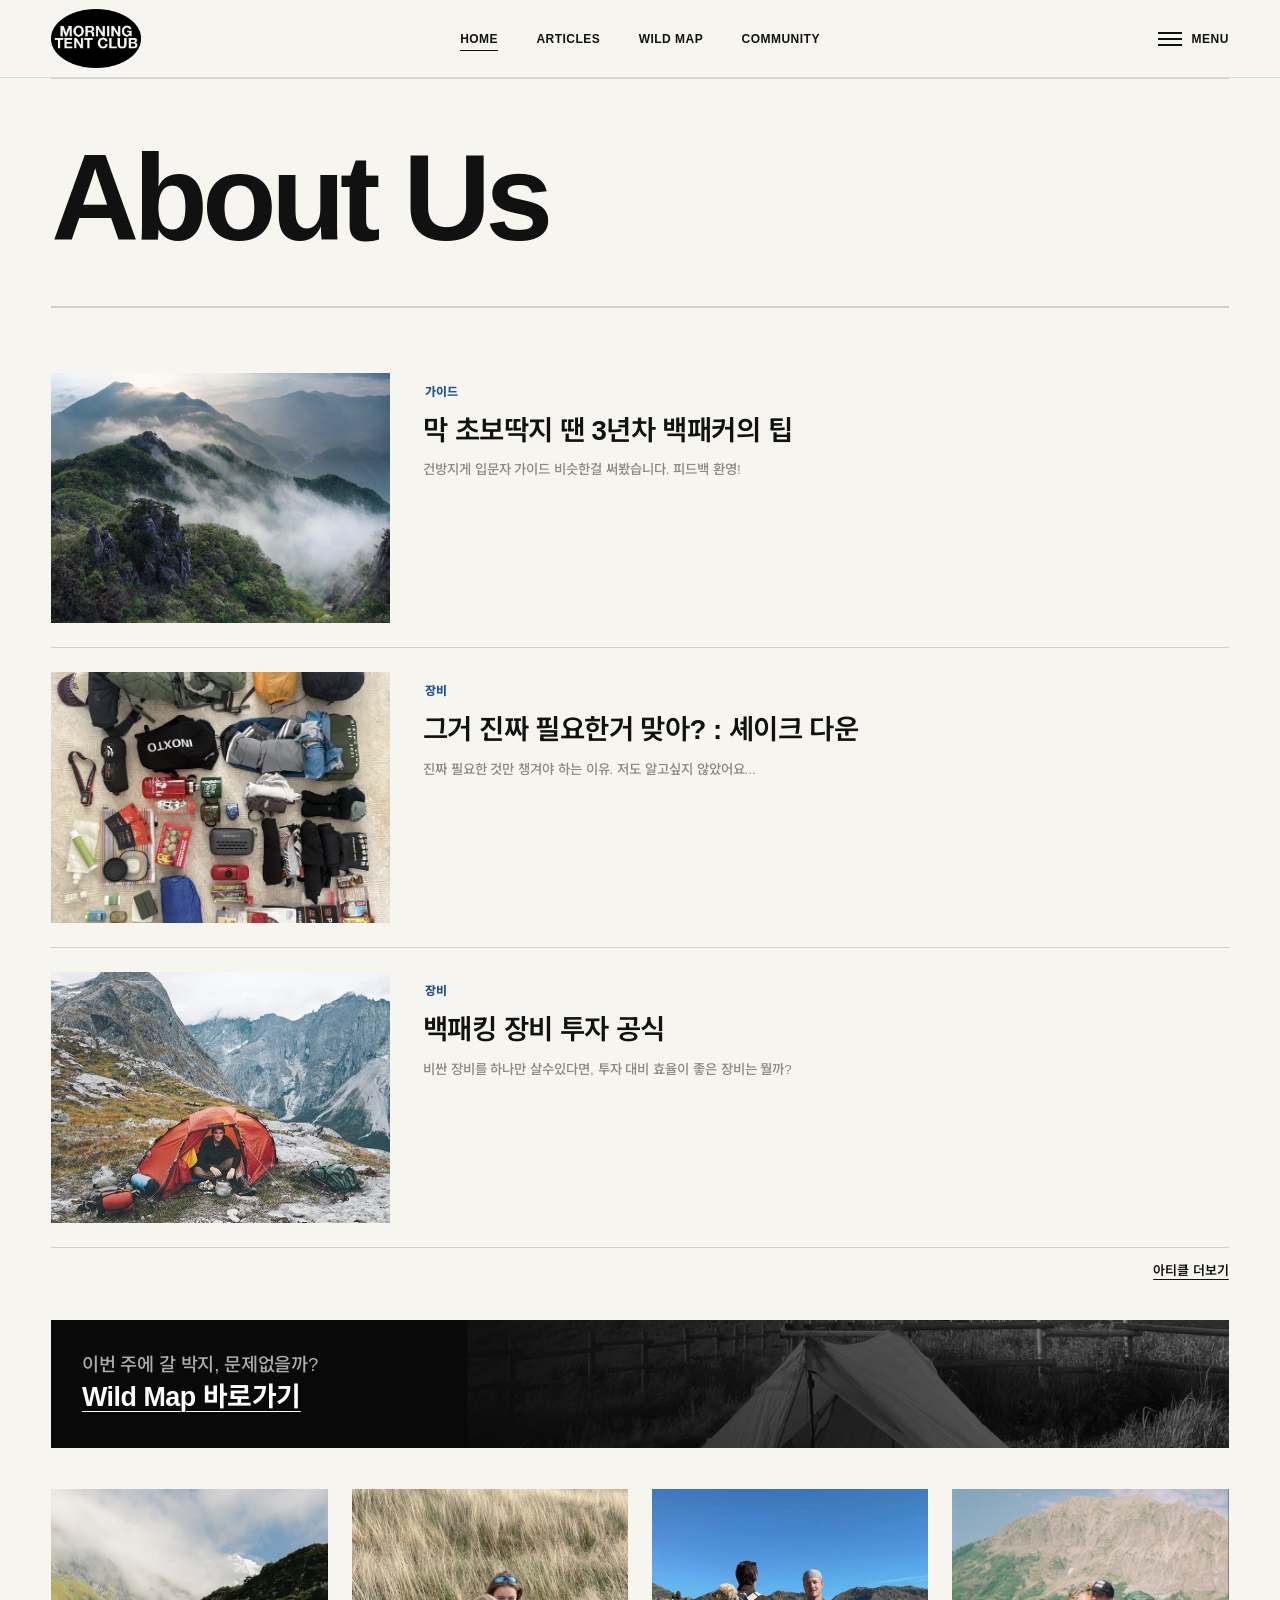
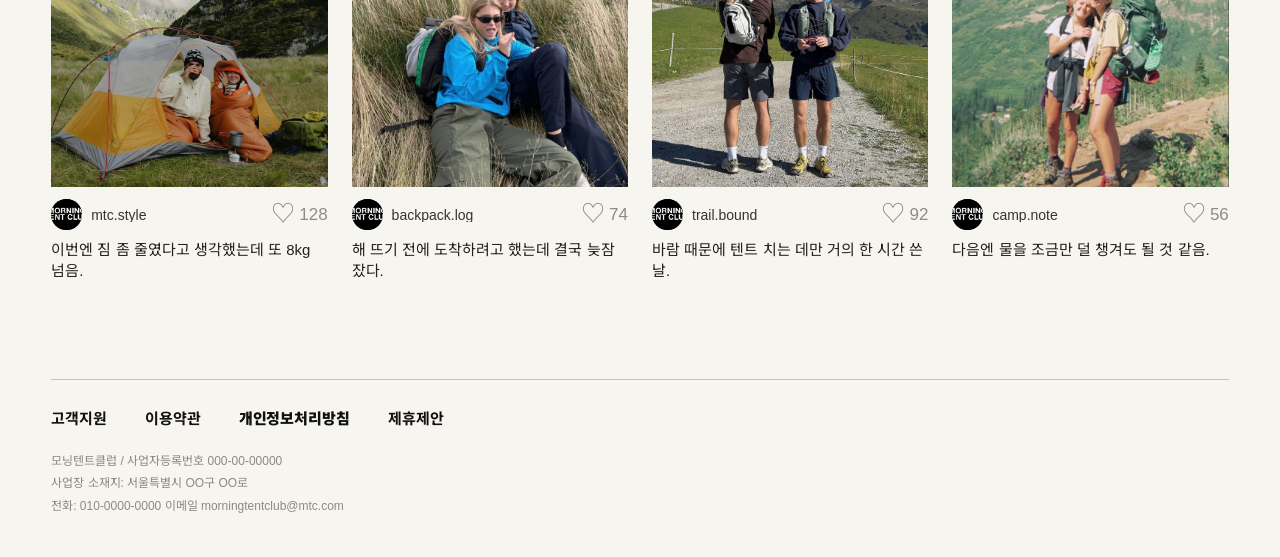
<file: index.html>
<!DOCTYPE html>
<html lang="ko">
<head>
  <meta charset="UTF-8" />
  <meta name="viewport" content="width=device-width, initial-scale=1.0" />
  <meta http-equiv="refresh" content="0; url=MTC_home_sample/index.html" />
  <title>Morning Tent Club</title>
  <script>
    window.location.replace("MTC_home_sample/index.html");
  </script>
</head>
<body>
  <a href="MTC_home_sample/index.html">Morning Tent Club</a>
</body>
</html>
</file>
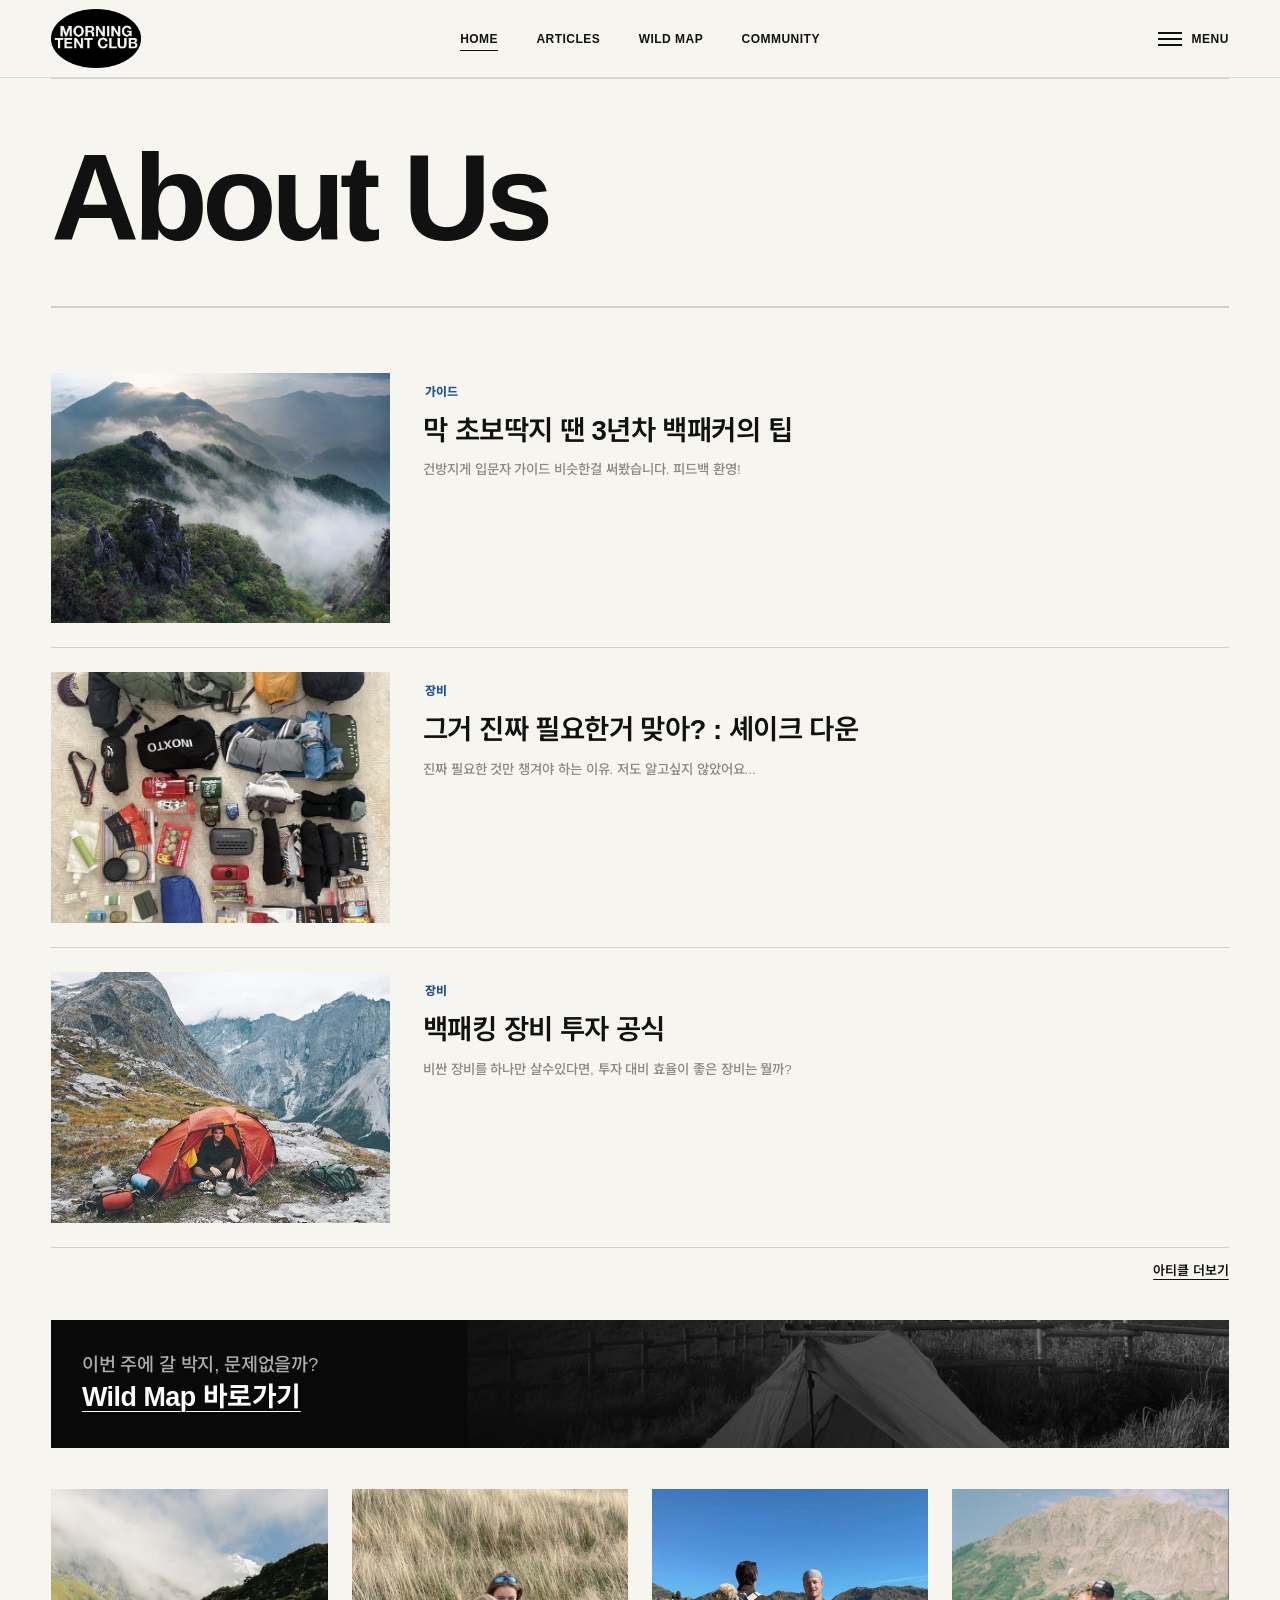
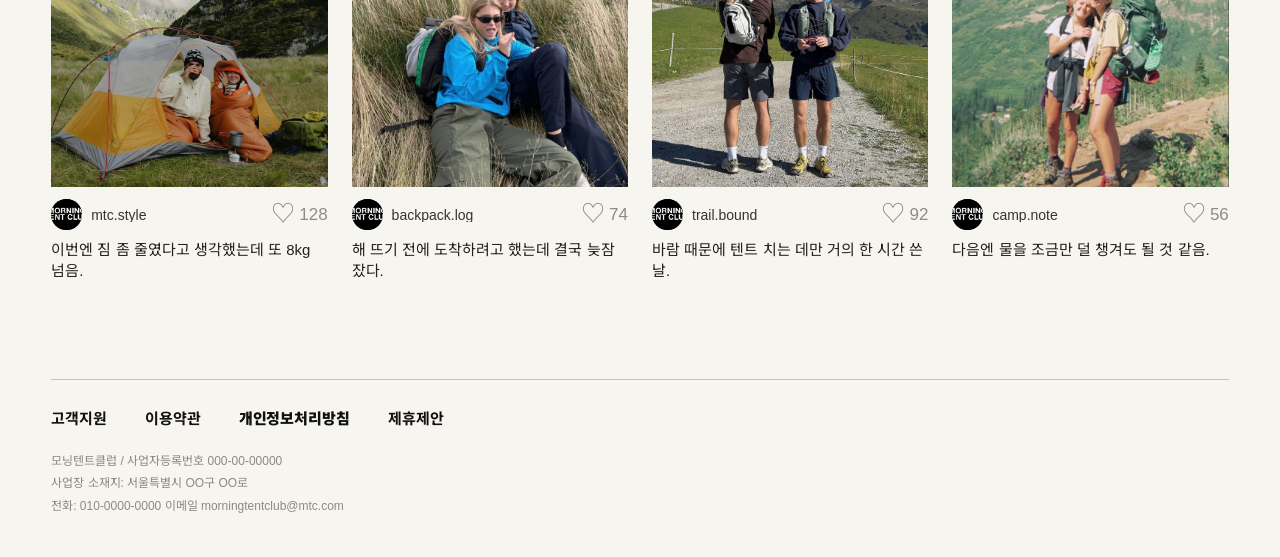
<file: MTC_home_sample/index.html>
<!DOCTYPE html>
<html lang="ko">
<head>
  <meta charset="UTF-8" />
  <meta name="viewport" content="width=device-width, initial-scale=1.0" />
  <title>MTC | 지속 가능한 백패킹 커뮤니티</title>
  <link rel="preconnect" href="https://fonts.googleapis.com" />
  <link rel="preconnect" href="https://fonts.gstatic.com" crossorigin />
  <link href="https://fonts.googleapis.com/css2?family=Noto+Sans+KR:wght@400;500;600;700;800;900&display=swap" rel="stylesheet" />
  <link rel="stylesheet" href="styles.css?v=75" />
</head>
<body>
  <header class="site-header">
    <a class="brand" href="index.html" aria-label="MTC 홈">
      <img class="brand-logo brand-logo-en" src="logo_0612/모닝텐트클럽_영문 로고.png" alt="Morning Tent Club" />
      <img class="brand-logo brand-logo-ko" src="logo_0612/모닝텐트클럽_한글 로고.png" alt="" aria-hidden="true" />
    </a>

    <nav class="main-nav" aria-label="주요 메뉴">
      <a class="active" href="index.html">Home</a>
      <a href="articles.html">Articles</a>
      <a href="#wild-map">Wild Map</a>
      <a href="community.html">Community</a>
    </nav>

    <button class="menu-toggle" type="button" aria-controls="sideMenu" aria-expanded="false">
      <span class="menu-lines" aria-hidden="true">
        <span></span>
        <span></span>
        <span></span>
      </span>
      <span>Menu</span>
    </button>
  </header>

  <div class="menu-backdrop" data-menu-close hidden></div>
  <aside class="side-menu" id="sideMenu" aria-label="사용자 메뉴" hidden>
    <div class="side-menu-head">
      <span>Menu</span>
      <button type="button" data-menu-close aria-label="메뉴 닫기">Close</button>
    </div>
    <nav class="side-menu-nav">
      <a href="#">Login</a>
      <a href="#">Profile</a>
      <a href="#">My Bag</a>
    </nav>
  </aside>

  <main>
    <section class="about-entry" aria-label="우리 소개">
      <a href="about.html">About Us</a>
    </section>

    <section class="article-strip" id="articles" aria-label="아티클">
      <div class="article-list" aria-label="아티클 목록">
        <article class="article-card">
          <a href="#">
            <div class="article-copy">
              <p class="article-category">가이드</p>
              <h2>막 초보딱지 땐 3년차 백패커의 팁</h2>
              <p class="article-summary">건방지게 입문자 가이드 비슷한걸 써봤습니다. 피드백 환영!</p>
            </div>
            <img src="../sample image/article_1.jpg" alt="제한구역 확인 아티클 이미지" />
          </a>
        </article>

        <article class="article-card">
          <a href="#">
            <div class="article-copy">
              <p class="article-category">장비</p>
              <h2>그거 진짜 필요한거 맞아? : 셰이크 다운</h2>
              <p class="article-summary">진짜 필요한 것만 챙겨야 하는 이유. 저도 알고싶지 않았어요...</p>
            </div>
            <img src="../sample image/article_2.jpg" alt="비화식 백패킹 가이드 이미지" />
          </a>
        </article>

        <article class="article-card">
          <a href="#">
            <div class="article-copy">
              <p class="article-category">장비</p>
              <h2>백패킹 장비 투자 공식</h2>
              <p class="article-summary">비싼 장비를 하나만 살수있다면, 투자 대비 효율이 좋은 장비는 뭘까?</p>
            </div>
            <img src="../sample image/article_3.jpg" alt="지도 업데이트 아티클 이미지" />
          </a>
        </article>

        <a class="article-more-banner" href="articles.html">아티클 더보기</a>
      </div>
    </section>

    <section class="map-strip" id="wild-map" aria-label="와일드맵">
      <a class="wild-map-banner" href="#" aria-label="Wild Map 바로가기">
        <p class="wild-map-label">
          <span>이번 주에 갈 박지, 문제없을까?</span>
          <span class="wild-map-action">Wild Map 바로가기</span>
        </p>
        <img class="wild-map-banner-image" src="../sample image/산.png" alt="" aria-hidden="true" />
      </a>
    </section>

    <section class="community-shell" id="community" aria-label="커뮤니티">
      <div class="gallery">
        <article class="feed-card">
          <a href="community-detail.html">
            <img class="feed-image" src="../sample image/feed_1.jpg" alt="백패킹 피드 이미지 1" />
            <div class="feed-info">
              <div class="feed-profile">
                <img src="logo_0612/모닝텐트클럽_영문 로고.png" alt="" aria-hidden="true" />
                <span>mtc.style</span>
              </div>
              <div class="feed-likes" aria-label="하트 128개">
                <span aria-hidden="true">&#9825;</span>
                <span>128</span>
              </div>
            </div>
            <p class="feed-caption">이번엔 짐 좀 줄였다고 생각했는데 또 8kg 넘음.</p>
          </a>
        </article>

        <article class="feed-card">
          <a href="community-detail.html">
            <img class="feed-image" src="../sample image/feed_2.jpg" alt="백패킹 피드 이미지 2" />
            <div class="feed-info">
              <div class="feed-profile">
                <img src="logo_0612/모닝텐트클럽_영문 로고.png" alt="" aria-hidden="true" />
                <span>backpack.log</span>
              </div>
              <div class="feed-likes" aria-label="하트 74개">
                <span aria-hidden="true">&#9825;</span>
                <span>74</span>
              </div>
            </div>
            <p class="feed-caption">해 뜨기 전에 도착하려고 했는데 결국 늦잠 잤다.</p>
          </a>
        </article>

        <article class="feed-card">
          <a href="community-detail.html">
            <img class="feed-image" src="../sample image/feed_3.jpg" alt="백패킹 피드 이미지 3" />
            <div class="feed-info">
              <div class="feed-profile">
                <img src="logo_0612/모닝텐트클럽_영문 로고.png" alt="" aria-hidden="true" />
                <span>trail.bound</span>
              </div>
              <div class="feed-likes" aria-label="하트 92개">
                <span aria-hidden="true">&#9825;</span>
                <span>92</span>
              </div>
            </div>
            <p class="feed-caption">바람 때문에 텐트 치는 데만 거의 한 시간 쓴 날.</p>
          </a>
        </article>

        <article class="feed-card">
          <a href="community-detail.html">
            <img class="feed-image" src="../sample image/feed_4.jpg" alt="백패킹 피드 이미지 4" />
            <div class="feed-info">
              <div class="feed-profile">
                <img src="logo_0612/모닝텐트클럽_영문 로고.png" alt="" aria-hidden="true" />
                <span>camp.note</span>
              </div>
              <div class="feed-likes" aria-label="하트 56개">
                <span aria-hidden="true">&#9825;</span>
                <span>56</span>
              </div>
            </div>
            <p class="feed-caption">다음엔 물을 조금만 덜 챙겨도 될 것 같음.</p>
          </a>
        </article>

      </div>
    </section>
  </main>

  <footer class="site-footer" aria-label="사이트 정보">
    <nav class="footer-links" aria-label="정책 및 고객지원">
      <a href="#">고객지원</a>
      <a href="#">이용약관</a>
      <a href="#">개인정보처리방침</a>
      <a href="#">제휴제안</a>
    </nav>
    <div class="footer-info">
      <p>모닝텐트클럽 / 사업자등록번호 000-00-00000</p>
      <p>사업장 소재지: 서울특별시 OO구 OO로</p>
      <p>전화: 010-0000-0000 이메일 morningtentclub@mtc.com</p>
    </div>
  </footer>

  <script src="script.js?v=75"></script>
</body>
</html>
</file>
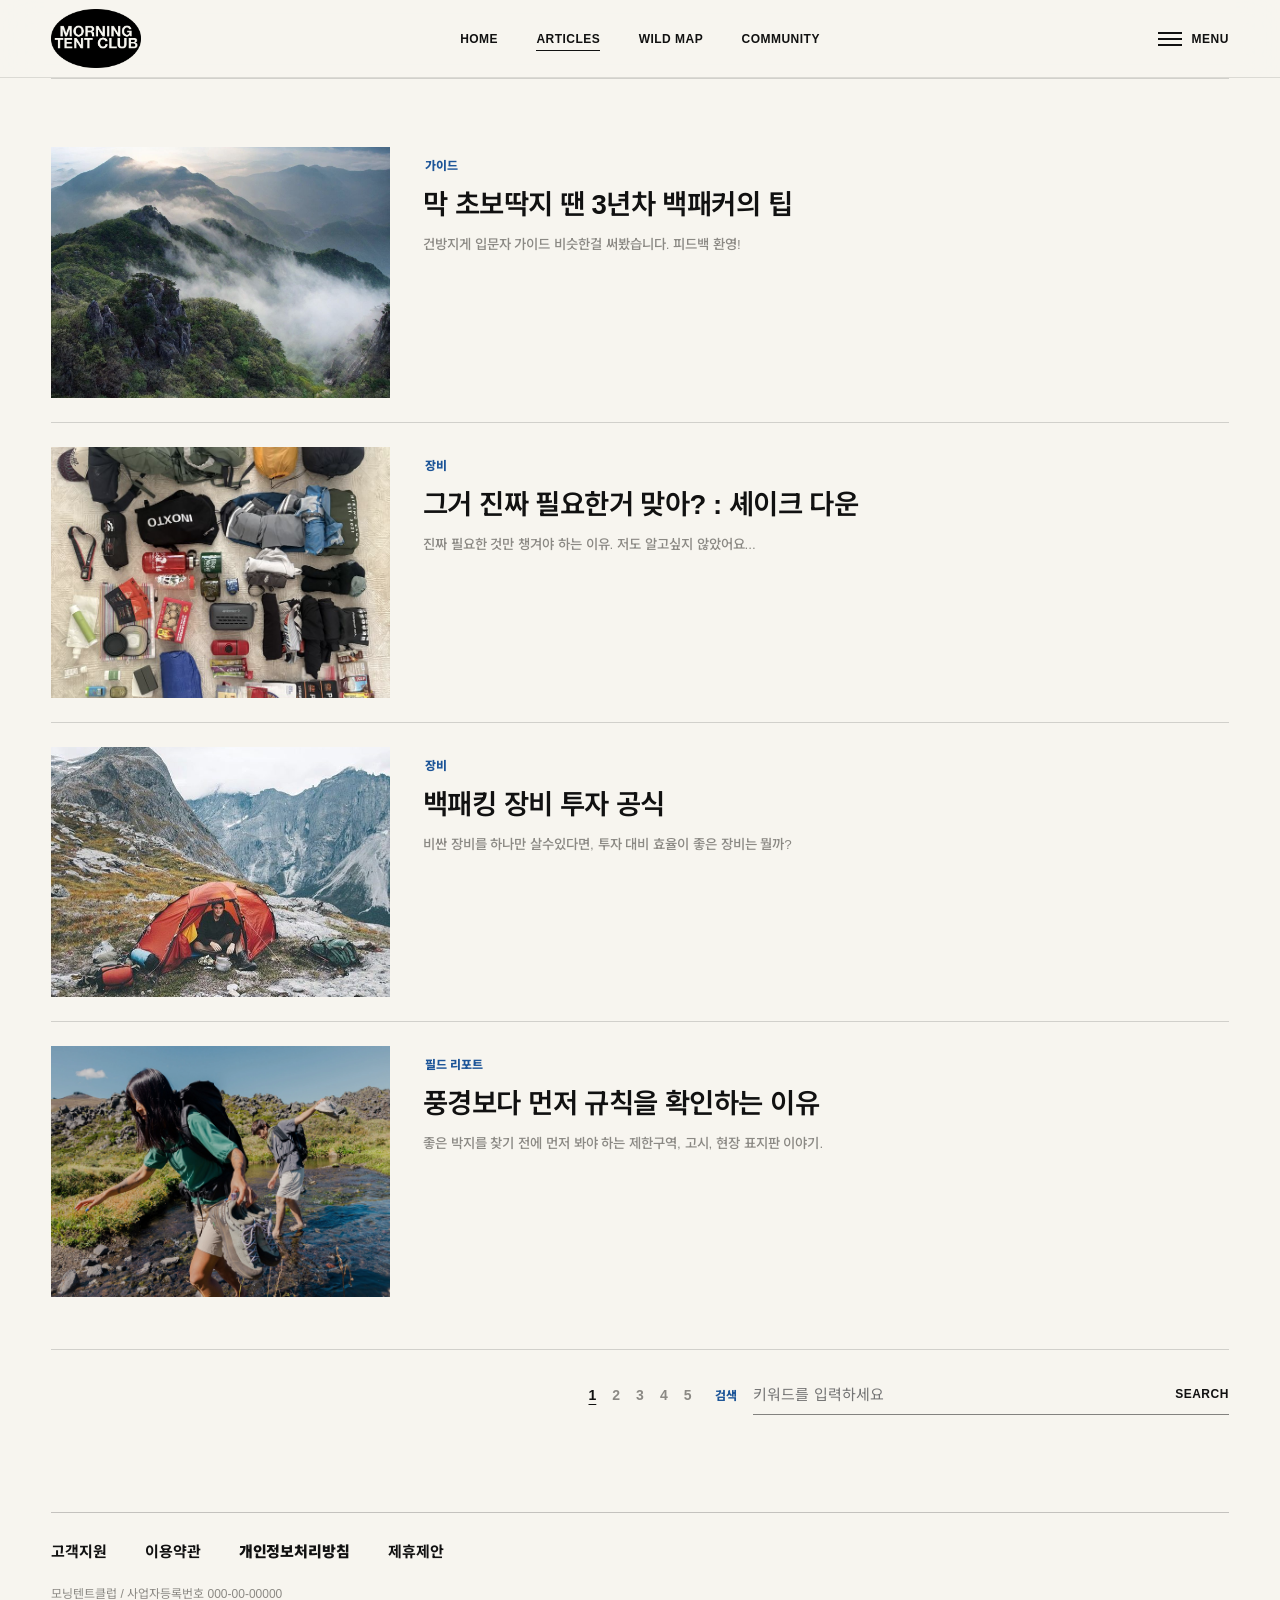
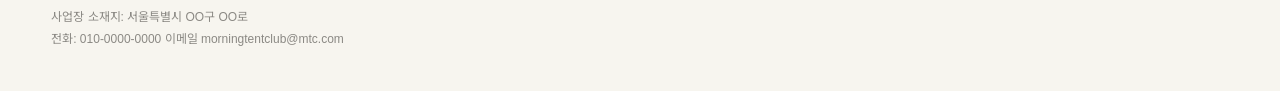
<file: MTC_home_sample/articles.html>
<!DOCTYPE html>
<html lang="ko">
<head>
  <meta charset="UTF-8" />
  <meta name="viewport" content="width=device-width, initial-scale=1.0" />
  <title>MTC Articles | 모닝텐트클럽</title>
  <link rel="preconnect" href="https://fonts.googleapis.com" />
  <link rel="preconnect" href="https://fonts.gstatic.com" crossorigin />
  <link href="https://fonts.googleapis.com/css2?family=Noto+Sans+KR:wght@400;500;600;700;800;900&display=swap" rel="stylesheet" />
  <link rel="stylesheet" href="styles.css?v=75" />
</head>
<body>
  <header class="site-header">
    <a class="brand" href="index.html" aria-label="MTC 홈">
      <img class="brand-logo brand-logo-en" src="logo_0612/모닝텐트클럽_영문 로고.png" alt="Morning Tent Club" />
      <img class="brand-logo brand-logo-ko" src="logo_0612/모닝텐트클럽_한글 로고.png" alt="" aria-hidden="true" />
    </a>

    <nav class="main-nav" aria-label="주요 메뉴">
      <a href="index.html">Home</a>
      <a class="active" href="articles.html">Articles</a>
      <a href="index.html#wild-map">Wild Map</a>
      <a href="community.html">Community</a>
    </nav>

    <button class="menu-toggle" type="button" aria-controls="sideMenu" aria-expanded="false">
      <span class="menu-lines" aria-hidden="true">
        <span></span>
        <span></span>
        <span></span>
      </span>
      <span>Menu</span>
    </button>
  </header>

  <div class="menu-backdrop" data-menu-close hidden></div>
  <aside class="side-menu" id="sideMenu" aria-label="사용자 메뉴" hidden>
    <div class="side-menu-head">
      <span>Menu</span>
      <button type="button" data-menu-close aria-label="메뉴 닫기">Close</button>
    </div>
    <nav class="side-menu-nav">
      <a href="#">Login</a>
      <a href="#">Profile</a>
      <a href="#">My Bag</a>
    </nav>
  </aside>

  <main class="articles-page">
    <section class="article-strip" aria-label="아티클 목록">
      <div class="article-list article-list-full" data-article-list>
        <article class="article-card">
          <a href="#">
            <div class="article-copy">
              <p class="article-category">가이드</p>
              <h2>막 초보딱지 땐 3년차 백패커의 팁</h2>
              <p class="article-summary">건방지게 입문자 가이드 비슷한걸 써봤습니다. 피드백 환영!</p>
            </div>
            <img src="../sample image/article_1.jpg" alt="입문 백패킹 가이드 아티클 이미지" />
          </a>
        </article>

        <article class="article-card">
          <a href="#">
            <div class="article-copy">
              <p class="article-category">장비</p>
              <h2>그거 진짜 필요한거 맞아? : 셰이크 다운</h2>
              <p class="article-summary">진짜 필요한 것만 챙겨야 하는 이유. 저도 알고싶지 않았어요...</p>
            </div>
            <img src="../sample image/article_2.jpg" alt="셰이크 다운 아티클 이미지" />
          </a>
        </article>

        <article class="article-card">
          <a href="#">
            <div class="article-copy">
              <p class="article-category">장비</p>
              <h2>백패킹 장비 투자 공식</h2>
              <p class="article-summary">비싼 장비를 하나만 살수있다면, 투자 대비 효율이 좋은 장비는 뭘까?</p>
            </div>
            <img src="../sample image/article_3.jpg" alt="백패킹 장비 투자 공식 아티클 이미지" />
          </a>
        </article>

        <article class="article-card">
          <a href="#">
            <div class="article-copy">
              <p class="article-category">필드 리포트</p>
              <h2>풍경보다 먼저 규칙을 확인하는 이유</h2>
              <p class="article-summary">좋은 박지를 찾기 전에 먼저 봐야 하는 제한구역, 고시, 현장 표지판 이야기.</p>
            </div>
            <img src="../sample image/article_4.webp" alt="필드 리포트 아티클 이미지" />
          </a>
        </article>
      </div>

      <p class="article-empty" data-article-empty hidden>검색 결과가 없습니다.</p>

      <div class="article-page-tools">
        <form class="article-search" role="search" data-article-search-form>
          <label for="articleSearch">검색</label>
          <div class="article-search-field">
            <input id="articleSearch" type="search" name="q" placeholder="키워드를 입력하세요" autocomplete="off" data-article-search />
            <button type="submit">Search</button>
          </div>
        </form>

        <nav class="article-pagination" aria-label="아티클 페이지">
          <a class="active" href="#" aria-current="page">1</a>
          <a href="#">2</a>
          <a href="#">3</a>
          <a href="#">4</a>
          <a href="#">5</a>
        </nav>
      </div>
    </section>
  </main>

  <footer class="site-footer" aria-label="사이트 정보">
    <nav class="footer-links" aria-label="정책 및 고객지원">
      <a href="#">고객지원</a>
      <a href="#">이용약관</a>
      <a href="#">개인정보처리방침</a>
      <a href="#">제휴제안</a>
    </nav>
    <div class="footer-info">
      <p>모닝텐트클럽 / 사업자등록번호 000-00-00000</p>
      <p>사업장 소재지: 서울특별시 OO구 OO로</p>
      <p>전화: 010-0000-0000 이메일 morningtentclub@mtc.com</p>
    </div>
  </footer>

  <script src="script.js?v=75"></script>
</body>
</html>
</file>
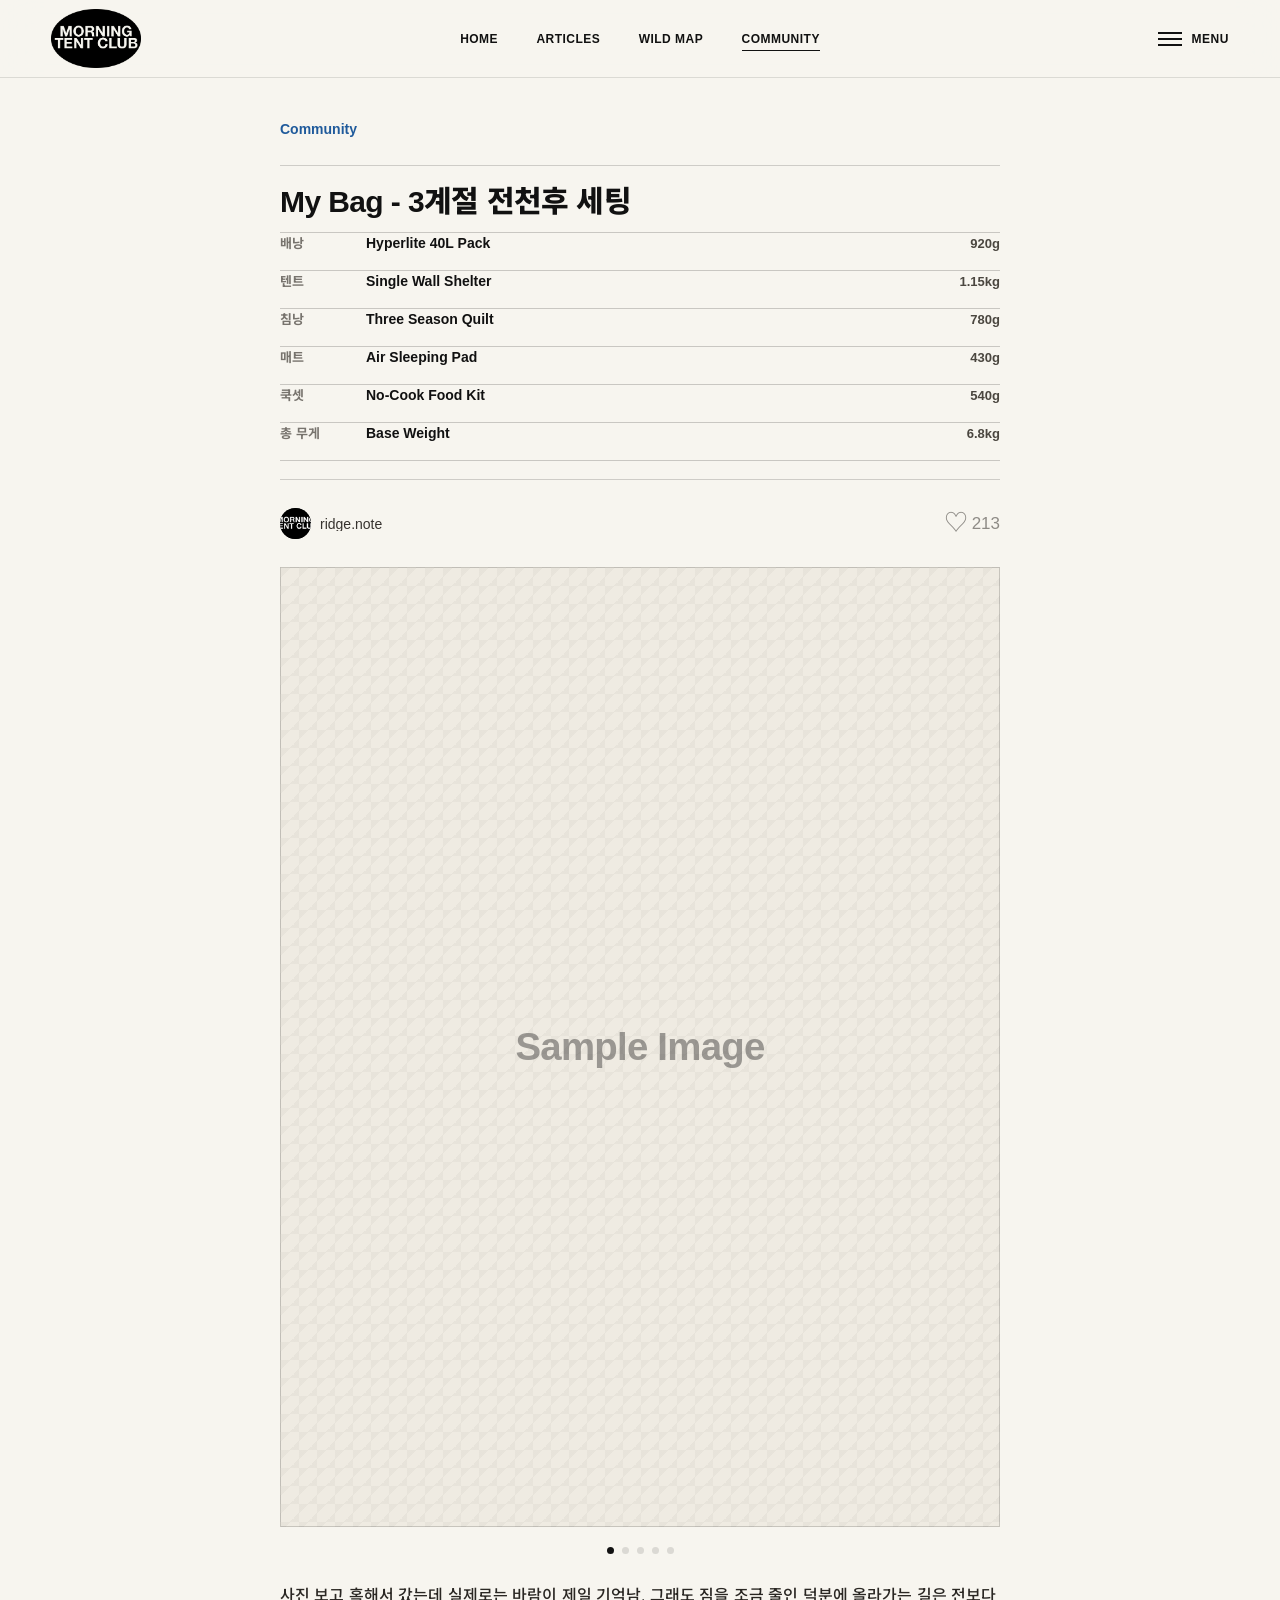
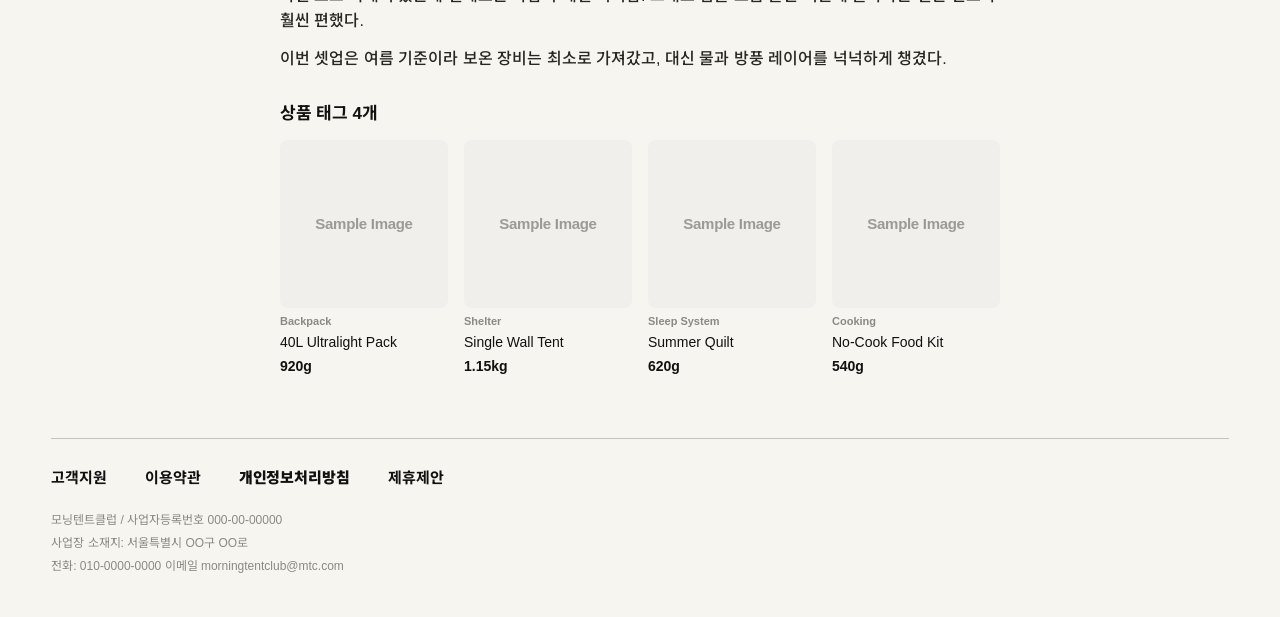
<file: MTC_home_sample/community-detail.html>
<!DOCTYPE html>
<html lang="ko">
<head>
  <meta charset="UTF-8" />
  <meta name="viewport" content="width=device-width, initial-scale=1.0" />
  <title>MTC Community Detail | 모닝텐트클럽</title>
  <link rel="preconnect" href="https://fonts.googleapis.com" />
  <link rel="preconnect" href="https://fonts.gstatic.com" crossorigin />
  <link href="https://fonts.googleapis.com/css2?family=Noto+Sans+KR:wght@400;500;600;700;800;900&display=swap" rel="stylesheet" />
  <link rel="stylesheet" href="styles.css?v=75" />
</head>
<body>
  <header class="site-header">
    <a class="brand" href="index.html" aria-label="MTC 홈">
      <img class="brand-logo brand-logo-en" src="logo_0612/모닝텐트클럽_영문 로고.png" alt="Morning Tent Club" />
      <img class="brand-logo brand-logo-ko" src="logo_0612/모닝텐트클럽_한글 로고.png" alt="" aria-hidden="true" />
    </a>

    <nav class="main-nav" aria-label="주요 메뉴">
      <a href="index.html">Home</a>
      <a href="articles.html">Articles</a>
      <a href="index.html#wild-map">Wild Map</a>
      <a class="active" href="community.html">Community</a>
    </nav>

    <button class="menu-toggle" type="button" aria-controls="sideMenu" aria-expanded="false">
      <span class="menu-lines" aria-hidden="true">
        <span></span>
        <span></span>
        <span></span>
      </span>
      <span>Menu</span>
    </button>
  </header>

  <div class="menu-backdrop" data-menu-close hidden></div>
  <aside class="side-menu" id="sideMenu" aria-label="사용자 메뉴" hidden>
    <div class="side-menu-head">
      <span>Menu</span>
      <button type="button" data-menu-close aria-label="메뉴 닫기">Close</button>
    </div>
    <nav class="side-menu-nav">
      <a href="#">Login</a>
      <a href="#">Profile</a>
      <a href="#">My Bag</a>
    </nav>
  </aside>

  <main class="feed-detail-page">
    <article class="feed-detail">
      <a class="detail-back" href="community.html">Community</a>

      <section class="bag-setup" aria-label="My Bag 셋업 정보">
        <h1>My Bag - 3계절 전천후 세팅</h1>
        <ul class="bag-item-list" aria-label="장비 구성">
          <li>
            <span>배낭</span>
            <strong>Hyperlite 40L Pack</strong>
            <em>920g</em>
          </li>
          <li>
            <span>텐트</span>
            <strong>Single Wall Shelter</strong>
            <em>1.15kg</em>
          </li>
          <li>
            <span>침낭</span>
            <strong>Three Season Quilt</strong>
            <em>780g</em>
          </li>
          <li>
            <span>매트</span>
            <strong>Air Sleeping Pad</strong>
            <em>430g</em>
          </li>
          <li>
            <span>쿡셋</span>
            <strong>No-Cook Food Kit</strong>
            <em>540g</em>
          </li>
          <li>
            <span>총 무게</span>
            <strong>Base Weight</strong>
            <em>6.8kg</em>
          </li>
        </ul>
      </section>

      <div class="detail-author">
        <div class="feed-profile">
          <img src="logo_0612/모닝텐트클럽_영문 로고.png" alt="" aria-hidden="true" />
          <span>ridge.note</span>
        </div>
        <div class="feed-likes" aria-label="하트 213개"><span aria-hidden="true">&#9825;</span><span>213</span></div>
      </div>

      <div class="sample-image main-sample" role="img" aria-label="샘플 메인 이미지">Sample Image</div>
      <div class="detail-dots" aria-label="이미지 위치">
        <span class="active"></span>
        <span></span>
        <span></span>
        <span></span>
        <span></span>
      </div>

      <div class="detail-copy">
        <p>사진 보고 혹해서 갔는데 실제로는 바람이 제일 기억남. 그래도 짐을 조금 줄인 덕분에 올라가는 길은 전보다 훨씬 편했다.</p>
        <p>이번 셋업은 여름 기준이라 보온 장비는 최소로 가져갔고, 대신 물과 방풍 레이어를 넉넉하게 챙겼다.</p>
      </div>

      <section class="tagged-gear" aria-label="태그된 장비">
        <div class="section-heading">
          <h2>상품 태그 4개</h2>
        </div>

        <div class="gear-grid">
          <article class="gear-card">
            <div class="sample-image gear-sample" role="img" aria-label="샘플 장비 이미지">Sample Image</div>
            <p class="gear-type">Backpack</p>
            <h3>40L Ultralight Pack</h3>
            <p>920g</p>
          </article>
          <article class="gear-card">
            <div class="sample-image gear-sample" role="img" aria-label="샘플 장비 이미지">Sample Image</div>
            <p class="gear-type">Shelter</p>
            <h3>Single Wall Tent</h3>
            <p>1.15kg</p>
          </article>
          <article class="gear-card">
            <div class="sample-image gear-sample" role="img" aria-label="샘플 장비 이미지">Sample Image</div>
            <p class="gear-type">Sleep System</p>
            <h3>Summer Quilt</h3>
            <p>620g</p>
          </article>
          <article class="gear-card">
            <div class="sample-image gear-sample" role="img" aria-label="샘플 장비 이미지">Sample Image</div>
            <p class="gear-type">Cooking</p>
            <h3>No-Cook Food Kit</h3>
            <p>540g</p>
          </article>
        </div>
      </section>
    </article>
  </main>

  <footer class="site-footer" aria-label="사이트 정보">
    <nav class="footer-links" aria-label="정책 및 고객지원">
      <a href="#">고객지원</a>
      <a href="#">이용약관</a>
      <a href="#">개인정보처리방침</a>
      <a href="#">제휴제안</a>
    </nav>
    <div class="footer-info">
      <p>모닝텐트클럽 / 사업자등록번호 000-00-00000</p>
      <p>사업장 소재지: 서울특별시 OO구 OO로</p>
      <p>전화: 010-0000-0000 이메일 morningtentclub@mtc.com</p>
    </div>
  </footer>

  <script src="script.js?v=75"></script>
</body>
</html>
</file>
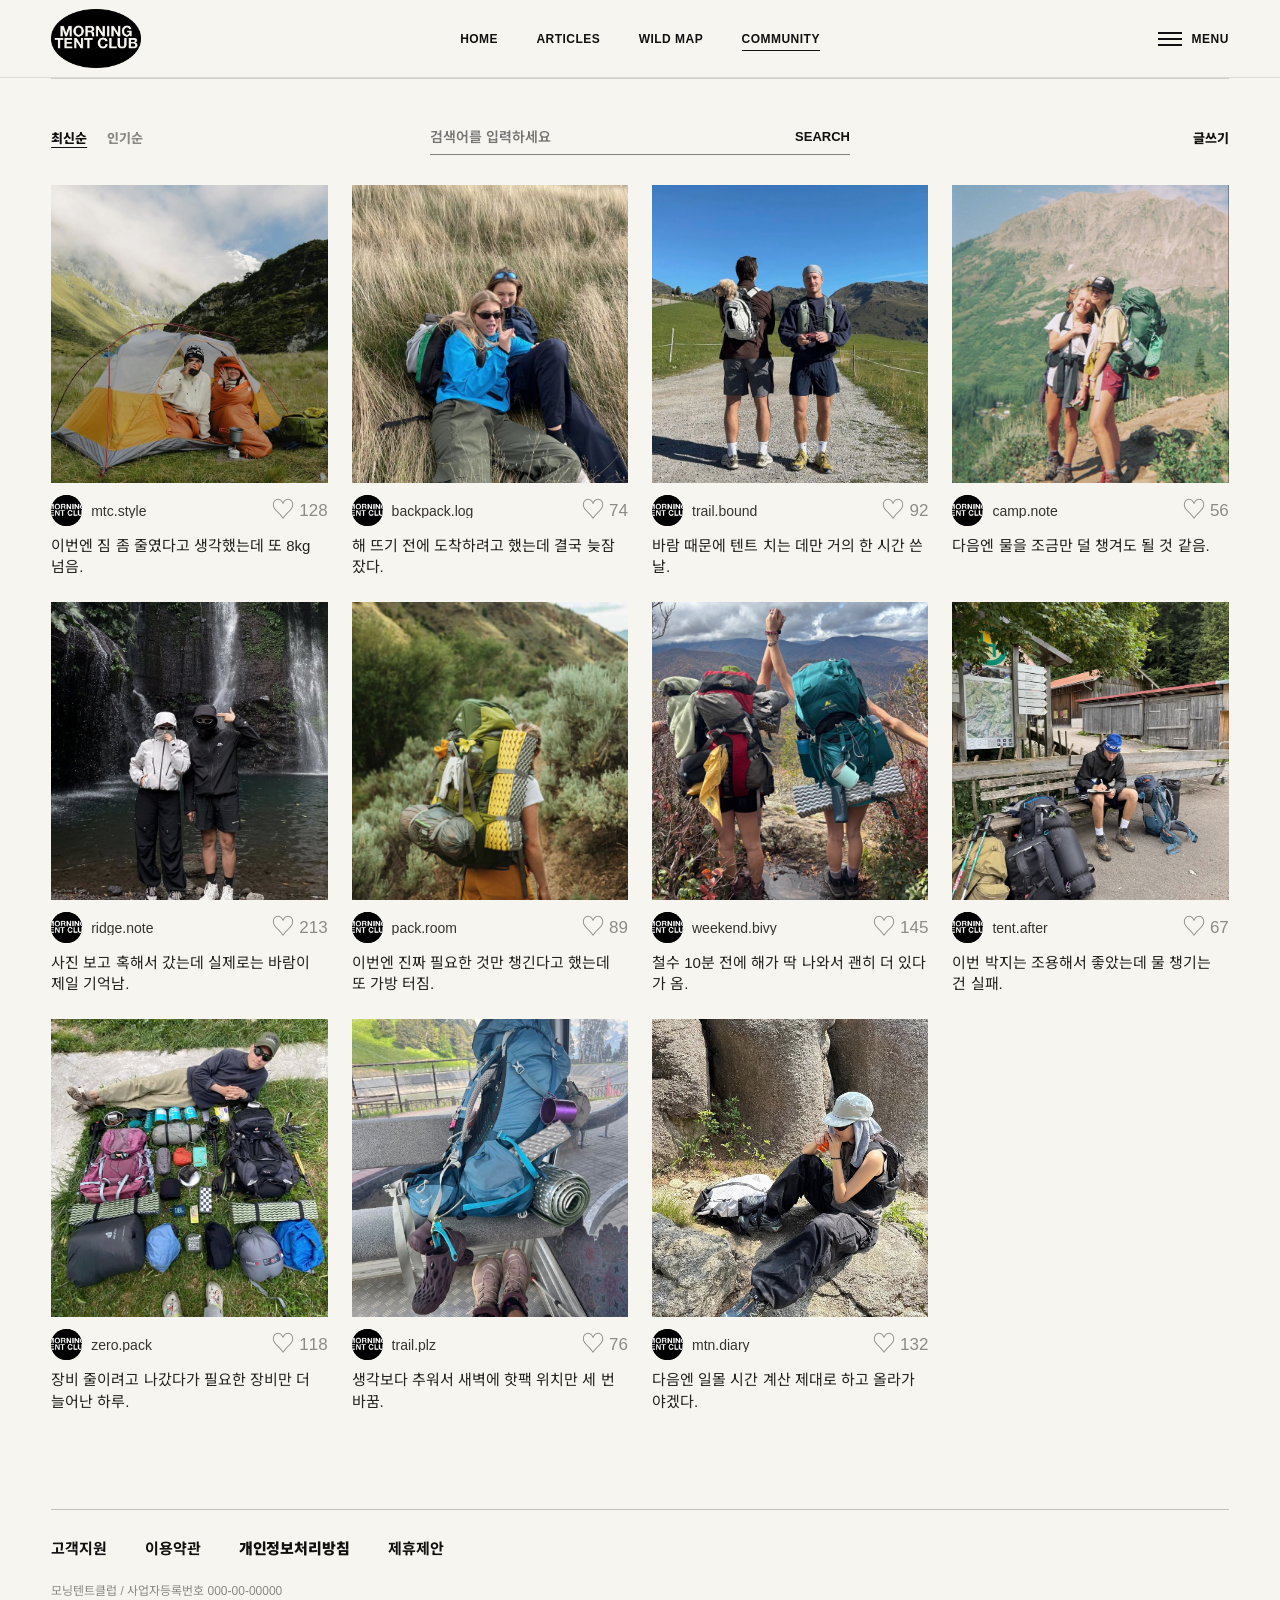
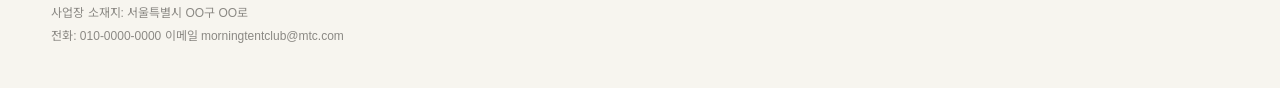
<file: MTC_home_sample/community.html>
<!DOCTYPE html>
<html lang="ko">
<head>
  <meta charset="UTF-8" />
  <meta name="viewport" content="width=device-width, initial-scale=1.0" />
  <title>MTC Community | 모닝텐트클럽</title>
  <link rel="preconnect" href="https://fonts.googleapis.com" />
  <link rel="preconnect" href="https://fonts.gstatic.com" crossorigin />
  <link href="https://fonts.googleapis.com/css2?family=Noto+Sans+KR:wght@400;500;600;700;800;900&display=swap" rel="stylesheet" />
  <link rel="stylesheet" href="styles.css?v=75" />
</head>
<body>
  <header class="site-header">
    <a class="brand" href="index.html" aria-label="MTC 홈">
      <img class="brand-logo brand-logo-en" src="logo_0612/모닝텐트클럽_영문 로고.png" alt="Morning Tent Club" />
      <img class="brand-logo brand-logo-ko" src="logo_0612/모닝텐트클럽_한글 로고.png" alt="" aria-hidden="true" />
    </a>

    <nav class="main-nav" aria-label="주요 메뉴">
      <a href="index.html">Home</a>
      <a href="articles.html">Articles</a>
      <a href="index.html#wild-map">Wild Map</a>
      <a class="active" href="community.html">Community</a>
    </nav>

    <button class="menu-toggle" type="button" aria-controls="sideMenu" aria-expanded="false">
      <span class="menu-lines" aria-hidden="true">
        <span></span>
        <span></span>
        <span></span>
      </span>
      <span>Menu</span>
    </button>
  </header>

  <div class="menu-backdrop" data-menu-close hidden></div>
  <aside class="side-menu" id="sideMenu" aria-label="사용자 메뉴" hidden>
    <div class="side-menu-head">
      <span>Menu</span>
      <button type="button" data-menu-close aria-label="메뉴 닫기">Close</button>
    </div>
    <nav class="side-menu-nav">
      <a href="#">Login</a>
      <a href="#">Profile</a>
      <a href="#">My Bag</a>
    </nav>
  </aside>

  <main class="community-page">
    <section class="community-feed" aria-label="커뮤니티 피드">
      <div class="community-toolbar">
        <div class="community-tabs" aria-label="피드 필터">
          <a class="active" href="#" data-community-sort="latest">최신순</a>
          <a href="#" data-community-sort="popular">인기순</a>
        </div>
        <form class="community-search" role="search" data-community-search-form>
          <input type="search" name="q" placeholder="검색어를 입력하세요" autocomplete="off" aria-label="커뮤니티 검색" data-community-search />
          <button type="submit">Search</button>
        </form>
        <a class="community-write" href="#">글쓰기</a>
      </div>

      <div class="gallery community-grid" data-community-grid>
        <article class="feed-card">
          <a href="community-detail.html">
            <img class="feed-image" src="../sample image/feed_1.jpg" alt="백패킹 피드 이미지 1" />
            <div class="feed-info">
              <div class="feed-profile">
                <img src="logo_0612/모닝텐트클럽_영문 로고.png" alt="" aria-hidden="true" />
                <span>mtc.style</span>
              </div>
              <div class="feed-likes" aria-label="하트 128개"><span aria-hidden="true">&#9825;</span><span>128</span></div>
            </div>
            <p class="feed-caption">이번엔 짐 좀 줄였다고 생각했는데 또 8kg 넘음.</p>
          </a>
        </article>

        <article class="feed-card">
          <a href="community-detail.html">
            <img class="feed-image" src="../sample image/feed_2.jpg" alt="백패킹 피드 이미지 2" />
            <div class="feed-info">
              <div class="feed-profile">
                <img src="logo_0612/모닝텐트클럽_영문 로고.png" alt="" aria-hidden="true" />
                <span>backpack.log</span>
              </div>
              <div class="feed-likes" aria-label="하트 74개"><span aria-hidden="true">&#9825;</span><span>74</span></div>
            </div>
            <p class="feed-caption">해 뜨기 전에 도착하려고 했는데 결국 늦잠 잤다.</p>
          </a>
        </article>

        <article class="feed-card">
          <a href="community-detail.html">
            <img class="feed-image" src="../sample image/feed_3.jpg" alt="백패킹 피드 이미지 3" />
            <div class="feed-info">
              <div class="feed-profile">
                <img src="logo_0612/모닝텐트클럽_영문 로고.png" alt="" aria-hidden="true" />
                <span>trail.bound</span>
              </div>
              <div class="feed-likes" aria-label="하트 92개"><span aria-hidden="true">&#9825;</span><span>92</span></div>
            </div>
            <p class="feed-caption">바람 때문에 텐트 치는 데만 거의 한 시간 쓴 날.</p>
          </a>
        </article>

        <article class="feed-card">
          <a href="community-detail.html">
            <img class="feed-image" src="../sample image/feed_4.jpg" alt="백패킹 피드 이미지 4" />
            <div class="feed-info">
              <div class="feed-profile">
                <img src="logo_0612/모닝텐트클럽_영문 로고.png" alt="" aria-hidden="true" />
                <span>camp.note</span>
              </div>
              <div class="feed-likes" aria-label="하트 56개"><span aria-hidden="true">&#9825;</span><span>56</span></div>
            </div>
            <p class="feed-caption">다음엔 물을 조금만 덜 챙겨도 될 것 같음.</p>
          </a>
        </article>

        <article class="feed-card">
          <a href="community-detail.html">
            <img class="feed-image" src="../sample image/feed_added/a197a93144eda924ee1f3ab03176ebc6.jpg" alt="커뮤니티 피드 이미지 5" />
            <div class="feed-info">
              <div class="feed-profile">
                <img src="logo_0612/모닝텐트클럽_영문 로고.png" alt="" aria-hidden="true" />
                <span>ridge.note</span>
              </div>
              <div class="feed-likes" aria-label="하트 213개"><span aria-hidden="true">&#9825;</span><span>213</span></div>
            </div>
            <p class="feed-caption">사진 보고 혹해서 갔는데 실제로는 바람이 제일 기억남.</p>
          </a>
        </article>

        <article class="feed-card">
          <a href="community-detail.html">
            <img class="feed-image" src="../sample image/feed_added/4acf3f7a659cc89e0575faca336bc771.jpg" alt="커뮤니티 피드 이미지 6" />
            <div class="feed-info">
              <div class="feed-profile">
                <img src="logo_0612/모닝텐트클럽_영문 로고.png" alt="" aria-hidden="true" />
                <span>pack.room</span>
              </div>
              <div class="feed-likes" aria-label="하트 89개"><span aria-hidden="true">&#9825;</span><span>89</span></div>
            </div>
            <p class="feed-caption">이번엔 진짜 필요한 것만 챙긴다고 했는데 또 가방 터짐.</p>
          </a>
        </article>

        <article class="feed-card">
          <a href="community-detail.html">
            <img class="feed-image" src="../sample image/feed_added/a12e742897c223bf9afba09f98e49a71.jpg" alt="커뮤니티 피드 이미지 7" />
            <div class="feed-info">
              <div class="feed-profile">
                <img src="logo_0612/모닝텐트클럽_영문 로고.png" alt="" aria-hidden="true" />
                <span>weekend.bivy</span>
              </div>
              <div class="feed-likes" aria-label="하트 145개"><span aria-hidden="true">&#9825;</span><span>145</span></div>
            </div>
            <p class="feed-caption">철수 10분 전에 해가 딱 나와서 괜히 더 있다가 옴.</p>
          </a>
        </article>

        <article class="feed-card">
          <a href="community-detail.html">
            <img class="feed-image" src="../sample image/feed_added/89be6ff3cd88103ccdef19779514af84.jpg" alt="커뮤니티 피드 이미지 8" />
            <div class="feed-info">
              <div class="feed-profile">
                <img src="logo_0612/모닝텐트클럽_영문 로고.png" alt="" aria-hidden="true" />
                <span>tent.after</span>
              </div>
              <div class="feed-likes" aria-label="하트 67개"><span aria-hidden="true">&#9825;</span><span>67</span></div>
            </div>
            <p class="feed-caption">이번 박지는 조용해서 좋았는데 물 챙기는 건 실패.</p>
          </a>
        </article>

        <article class="feed-card">
          <a href="community-detail.html">
            <img class="feed-image" src="../sample image/feed_added/74bc0c16639ba7ad07d037be7bb5cbd4.jpg" alt="커뮤니티 피드 이미지 9" />
            <div class="feed-info">
              <div class="feed-profile">
                <img src="logo_0612/모닝텐트클럽_영문 로고.png" alt="" aria-hidden="true" />
                <span>zero.pack</span>
              </div>
              <div class="feed-likes" aria-label="하트 118개"><span aria-hidden="true">&#9825;</span><span>118</span></div>
            </div>
            <p class="feed-caption">장비 줄이려고 나갔다가 필요한 장비만 더 늘어난 하루.</p>
          </a>
        </article>

        <article class="feed-card">
          <a href="community-detail.html">
            <img class="feed-image" src="../sample image/feed_added/92b88282ef20568bd7db93e6eae016f9.jpg" alt="커뮤니티 피드 이미지 10" />
            <div class="feed-info">
              <div class="feed-profile">
                <img src="logo_0612/모닝텐트클럽_영문 로고.png" alt="" aria-hidden="true" />
                <span>trail.plz</span>
              </div>
              <div class="feed-likes" aria-label="하트 76개"><span aria-hidden="true">&#9825;</span><span>76</span></div>
            </div>
            <p class="feed-caption">생각보다 추워서 새벽에 핫팩 위치만 세 번 바꿈.</p>
          </a>
        </article>

        <article class="feed-card">
          <a href="community-detail.html">
            <img class="feed-image" src="../sample image/feed_added/ae5c8ea35fd1ac1671ef6cd908e428ca.jpg" alt="커뮤니티 피드 이미지 11" />
            <div class="feed-info">
              <div class="feed-profile">
                <img src="logo_0612/모닝텐트클럽_영문 로고.png" alt="" aria-hidden="true" />
                <span>mtn.diary</span>
              </div>
              <div class="feed-likes" aria-label="하트 132개"><span aria-hidden="true">&#9825;</span><span>132</span></div>
            </div>
            <p class="feed-caption">다음엔 일몰 시간 계산 제대로 하고 올라가야겠다.</p>
          </a>
        </article>
      </div>
    </section>
  </main>

  <footer class="site-footer" aria-label="사이트 정보">
    <nav class="footer-links" aria-label="정책 및 고객지원">
      <a href="#">고객지원</a>
      <a href="#">이용약관</a>
      <a href="#">개인정보처리방침</a>
      <a href="#">제휴제안</a>
    </nav>
    <div class="footer-info">
      <p>모닝텐트클럽 / 사업자등록번호 000-00-00000</p>
      <p>사업장 소재지: 서울특별시 OO구 OO로</p>
      <p>전화: 010-0000-0000 이메일 morningtentclub@mtc.com</p>
    </div>
  </footer>

  <script src="script.js?v=75"></script>
</body>
</html>
</file>
<file: MTC_home_sample/styles.css>
:root {
  --bg: #f7f5ef;
  --surface: #ffffff;
  --ink: #111111;
  --muted: #76716a;
  --soft: #e8e2d7;
  --line: #171717;
  --green: #214534;
  --orange: #f26f21;
  --sand: #d8c8ad;
  --shadow: 0 18px 52px rgba(17, 17, 17, 0.08);
  --page-max: 1280px;
  --section-gap: clamp(30px, 3.2vw, 44px);
}

* {
  box-sizing: border-box;
}

[hidden] {
  display: none !important;
}

html {
  scroll-behavior: smooth;
}

body {
  margin: 0;
  color: var(--ink);
  background: var(--bg);
  font-family: "Helvetica Neue", Helvetica, Arial, "Noto Sans KR", system-ui, -apple-system, BlinkMacSystemFont, sans-serif;
}

body::selection {
  color: #fff;
  background: var(--ink);
}

a {
  color: inherit;
  text-decoration: none;
}

button {
  color: inherit;
  font: inherit;
  cursor: pointer;
}

img {
  display: block;
  max-width: 100%;
}

main > section {
  border-top: 1px solid rgba(17, 17, 17, 0.16);
}

.site-header {
  position: sticky;
  top: 0;
  z-index: 20;
  display: grid;
  grid-template-columns: minmax(120px, 1fr) auto minmax(240px, 1fr);
  align-items: center;
  width: min(100%, var(--page-max));
  min-height: 55px;
  margin-inline: auto;
  padding: 8px clamp(18px, 4vw, 54px);
  background: rgba(247, 245, 239, 0.9);
  backdrop-filter: blur(18px);
}

.site-header::after {
  position: absolute;
  right: 50%;
  bottom: 0;
  left: 50%;
  height: 1px;
  background: rgba(17, 17, 17, 0.12);
  content: "";
  transform: translateX(-50%);
  width: 100vw;
}

.brand {
  position: relative;
  display: block;
  width: clamp(67px, 7vw, 97px);
  aspect-ratio: 579 / 398;
  justify-self: start;
}

.brand-logo {
  position: absolute;
  inset: 0;
  width: 100%;
  height: 100%;
  object-fit: contain;
  mix-blend-mode: multiply;
  transition: opacity 160ms ease;
}

.brand-logo-ko {
  opacity: 0;
}

.brand:hover .brand-logo-en,
.brand:focus-visible .brand-logo-en {
  opacity: 0;
}

.brand:hover .brand-logo-ko,
.brand:focus-visible .brand-logo-ko {
  opacity: 1;
}

.main-nav,
.menu-toggle,
.side-menu {
  font-size: 12px;
  font-weight: 700;
  letter-spacing: 0.04em;
  text-transform: uppercase;
}

.main-nav {
  display: flex;
  align-items: center;
  justify-content: center;
  gap: clamp(18px, 3vw, 42px);
}

.main-nav a {
  position: relative;
  padding: 8px 0;
}

.main-nav a::after {
  position: absolute;
  right: 0;
  bottom: 3px;
  left: 0;
  height: 1px;
  background: currentColor;
  content: "";
  transform: scaleX(0);
  transform-origin: left;
  transition: transform 160ms ease;
}

.main-nav a:hover::after,
.main-nav a.active::after {
  transform: scaleX(1);
}

.menu-toggle {
  display: inline-flex;
  align-items: center;
  justify-self: end;
  gap: 10px;
  min-height: 38px;
  padding: 0;
  border: 0;
  background: transparent;
}

.menu-lines {
  display: grid;
  gap: 4px;
  width: 24px;
}

.menu-lines span {
  display: block;
  height: 2px;
  background: var(--ink);
}

.menu-backdrop {
  position: fixed;
  inset: 0;
  z-index: 30;
  background: rgba(17, 17, 17, 0.18);
}

.side-menu {
  position: fixed;
  top: 0;
  bottom: 0;
  right: 0;
  z-index: 31;
  display: flex;
  width: min(390px, 88vw);
  padding: 24px;
  border-left: 1px solid var(--ink);
  background: var(--bg);
  box-shadow: -24px 0 60px rgba(17, 17, 17, 0.14);
  transform: translateX(100%);
  transition: transform 180ms ease;
}

.side-menu.is-open {
  transform: translateX(0);
}

.side-menu-head {
  position: absolute;
  top: 24px;
  right: 24px;
  left: 24px;
  display: flex;
  align-items: center;
  justify-content: flex-end;
  gap: 18px;
}

.side-menu-head span {
  margin-right: auto;
}

.side-menu-head button {
  padding: 0 0 4px;
  border: 0;
  border-bottom: 1px solid currentColor;
  background: transparent;
  font-size: 12px;
  font-weight: 800;
  letter-spacing: 0.04em;
  text-transform: uppercase;
}

.side-menu-nav {
  display: grid;
  align-content: center;
  width: 100%;
}

.side-menu-nav a {
  display: flex;
  align-items: center;
  min-height: 70px;
  border-top: 1px solid rgba(17, 17, 17, 0.26);
  font-size: clamp(24px, 3vw, 36px);
  font-weight: 700;
  letter-spacing: -0.01em;
  line-height: 1.08;
}

.side-menu-nav a:last-child {
  border-bottom: 1px solid rgba(17, 17, 17, 0.26);
}

.side-menu-nav a:hover {
  color: var(--orange);
}

main {
  width: min(100%, var(--page-max));
  margin-inline: auto;
  padding: 0 clamp(18px, 4vw, 54px) 56px;
}

.page-hero {
  padding: var(--section-gap) 0;
}

.page-kicker {
  margin: 0 0 14px;
  color: #1d5598;
  font-size: 12px;
  font-weight: 800;
  letter-spacing: 0;
}

.page-hero h1 {
  margin: 0;
  font-size: clamp(34px, 4vw, 58px);
  font-weight: 700;
  letter-spacing: -0.018em;
  line-height: 1.08;
}

.page-hero p:last-child {
  max-width: 660px;
  margin: 18px 0 0;
  color: #77736d;
  font-size: clamp(15px, 1.2vw, 18px);
  font-weight: 500;
  line-height: 1.5;
}

.about-entry {
  padding: clamp(34px, 5vw, 72px) 0 clamp(28px, 4vw, 52px);
  border-bottom: 1px solid rgba(17, 17, 17, 0.16);
}

.about-entry a {
  display: inline-flex;
  align-items: center;
  gap: clamp(12px, 1.4vw, 22px);
  color: var(--ink);
  font-size: clamp(58px, 9.5vw, 142px);
  font-weight: 900;
  letter-spacing: -0.045em;
  line-height: 0.92;
}

.about-entry a:hover {
  color: var(--orange);
}

.article-strip {
  padding: var(--section-gap) 0;
}

.articles-page .article-strip {
  padding-top: clamp(28px, 3.5vw, 46px);
}

.article-list {
  display: grid;
  gap: 0;
}

.article-card {
  min-width: 0;
}

.article-card + .article-card,
.article-more-banner {
  border-top: 1px solid rgba(17, 17, 17, 0.16);
}

.article-card a {
  display: grid;
  grid-template-columns: minmax(220px, 0.42fr) minmax(0, 1fr);
  gap: clamp(18px, 2.6vw, 38px);
  align-items: stretch;
  min-height: clamp(180px, 19vw, 250px);
  padding: clamp(16px, 2vw, 24px) 0;
}

.article-copy {
  display: flex;
  min-height: clamp(180px, 19vw, 250px);
  flex-direction: column;
  justify-content: flex-start;
  padding: clamp(2px, 0.7vw, 9px) 0 4px;
}

.article-category {
  margin: 0 0 16px;
  color: #1d5598;
  font-size: 12px;
  font-weight: 800;
  letter-spacing: 0;
  transform: translateX(2px);
}

.article-card img {
  order: -1;
  width: 100%;
  height: 100%;
  min-height: clamp(180px, 19vw, 250px);
  aspect-ratio: 1.35 / 1;
  object-fit: cover;
  background: var(--soft);
  filter: saturate(0.9);
  pointer-events: none;
}

.article-card h2 {
  margin: 0;
  max-width: 620px;
  font-size: clamp(23px, 2.15vw, 32px);
  font-weight: 600;
  letter-spacing: -0.018em;
  line-height: 1.16;
}

.article-summary {
  max-width: 600px;
  margin: 15px 0 0;
  color: #8b8984;
  font-size: clamp(13px, 1.05vw, 16px);
  font-weight: 500;
  line-height: 1.36;
}

.article-more-banner {
  justify-self: end;
  width: 100%;
  padding-top: 12px;
  color: var(--ink);
  font-size: 13px;
  font-weight: 600;
  letter-spacing: 0;
  text-align: right;
  text-decoration: underline;
  text-decoration-thickness: 1px;
  text-underline-offset: 4px;
  transition: color 160ms ease;
}

.article-more-banner:hover {
  color: var(--orange);
}

.article-empty {
  margin: 18px 0 0;
  color: #77736d;
  font-size: 14px;
  font-weight: 500;
}

.article-page-tools {
  display: grid;
  grid-template-columns: minmax(240px, 1fr) auto minmax(240px, 1fr);
  align-items: center;
  gap: 24px;
  margin-top: 28px;
  padding-top: 24px;
  border-top: 1px solid rgba(17, 17, 17, 0.16);
}

.article-search {
  grid-column: 3;
  grid-row: 1;
  display: grid;
  grid-template-columns: auto minmax(260px, 1fr);
  align-items: center;
  gap: 16px;
  width: min(560px, 100%);
  min-width: 0;
  justify-self: end;
}

.article-search label {
  color: #1d5598;
  font-size: 12px;
  font-weight: 800;
}

.article-search-field {
  display: flex;
  border-bottom: 1px solid rgba(17, 17, 17, 0.5);
}

.article-search input {
  width: 100%;
  min-height: 40px;
  padding: 0 10px 0 0;
  border: 0;
  background: transparent;
  color: var(--ink);
  font: inherit;
  font-size: 15px;
}

.article-search input:focus {
  outline: 0;
}

.article-search button {
  padding: 0 0 0 16px;
  border: 0;
  background: transparent;
  font-size: 12px;
  font-weight: 800;
  letter-spacing: 0.04em;
  text-transform: uppercase;
}

.article-pagination {
  grid-column: 2;
  grid-row: 1;
  display: flex;
  align-items: center;
  justify-self: center;
  gap: 16px;
  font-size: 14px;
  font-weight: 700;
}

.article-pagination a {
  color: #8b8984;
}

.article-pagination a.active,
.article-pagination a:hover {
  color: var(--ink);
  text-decoration: underline;
  text-underline-offset: 4px;
}

.map-strip {
  border-top: 0;
  padding: 0;
}

.wild-map-banner {
  position: relative;
  display: flex;
  min-height: clamp(128px, 10vw, 166px);
  align-items: center;
  overflow: hidden;
  padding: clamp(22px, 2.4vw, 36px);
  color: #fff;
  background: #090909;
  border-radius: 0;
  text-decoration: none;
}

.wild-map-banner::after {
  position: absolute;
  inset: 0;
  z-index: 1;
  content: "";
  background:
    linear-gradient(90deg, rgba(9, 9, 9, 0.98) 0%, rgba(9, 9, 9, 0.9) 38%, rgba(9, 9, 9, 0.58) 63%, rgba(9, 9, 9, 0.18) 100%),
    linear-gradient(0deg, rgba(0, 0, 0, 0.16), rgba(255, 255, 255, 0.05));
}

.wild-map-banner-image {
  position: absolute;
  inset: 0 0 0 auto;
  width: 64%;
  height: 100%;
  object-fit: cover;
  filter: grayscale(1) contrast(1.08) brightness(0.74);
  transform: scale(1.02);
  transition: transform 220ms ease, filter 220ms ease;
}

.wild-map-banner:hover .wild-map-banner-image {
  filter: grayscale(0.82) contrast(1.08) brightness(0.82);
  transform: scale(1.05);
}

.wild-map-label {
  position: relative;
  z-index: 2;
  display: flex;
  flex-direction: column;
  gap: 6px;
  margin: 0;
  color: var(--ink);
  line-height: 1.12;
}

.wild-map-label span:first-child {
  color: rgba(255, 255, 255, 0.66);
  font-size: clamp(17px, 1.45vw, 23px);
  font-weight: 500;
  letter-spacing: -0.012em;
}

.wild-map-action {
  align-self: flex-start;
  color: #fff;
  font-size: clamp(23px, 2.1vw, 31px);
  font-weight: 700;
  letter-spacing: -0.018em;
  text-decoration: underline;
  text-decoration-thickness: 1px;
  text-underline-offset: 5px;
}

.chip {
  display: inline-flex;
  align-items: center;
  min-height: 23px;
  padding: 0 8px;
  border: 1px solid currentColor;
  font-size: 10px;
  font-weight: 700;
  letter-spacing: 0;
}

.chip.updated {
  color: var(--green);
}

.chip.warning {
  color: var(--orange);
}

.chip.official {
  color: #141414;
}

.community-shell {
  border-top: 0;
  padding: var(--section-gap) 0;
}

.community-head {
  padding: clamp(38px, 5vw, 72px) 0 clamp(24px, 3.5vw, 44px);
  border-bottom: 1px solid rgba(17, 17, 17, 0.16);
}

.community-head h1 {
  margin: 0;
  font-size: clamp(52px, 8vw, 118px);
  font-weight: 900;
  letter-spacing: -0.045em;
  line-height: 0.92;
}

.community-head p:last-child {
  max-width: 680px;
  margin: clamp(18px, 2.2vw, 28px) 0 0;
  color: #77736d;
  font-size: clamp(15px, 1.25vw, 19px);
  font-weight: 500;
  line-height: 1.48;
}

.community-feed {
  padding: clamp(24px, 3.2vw, 42px) 0 var(--section-gap);
}

.community-toolbar {
  display: grid;
  grid-template-columns: minmax(0, 1fr) minmax(260px, 420px) minmax(0, 1fr);
  align-items: center;
  gap: 20px;
  margin-bottom: clamp(18px, 2.4vw, 30px);
}

.community-tabs {
  display: flex;
  flex-wrap: wrap;
  justify-self: start;
  gap: 8px 20px;
}

.community-tabs a,
.community-write,
.community-search button {
  color: #8b8984;
  font-size: 13px;
  font-weight: 800;
  letter-spacing: 0;
}

.community-tabs a.active,
.community-tabs a:hover,
.community-write:hover {
  color: var(--ink);
  text-decoration: underline;
  text-underline-offset: 4px;
}

.community-write {
  flex: 0 0 auto;
  justify-self: end;
  color: var(--ink);
}

.community-search {
  display: flex;
  width: 100%;
  justify-self: center;
  border-bottom: 1px solid rgba(17, 17, 17, 0.5);
}

.community-search input {
  width: 100%;
  min-height: 34px;
  padding: 0 10px 0 0;
  border: 0;
  background: transparent;
  color: var(--ink);
  font: inherit;
  font-size: 14px;
  font-weight: 600;
}

.community-search input:focus {
  outline: 0;
}

.community-search button {
  padding: 0 0 0 16px;
  border: 0;
  background: transparent;
  color: var(--ink);
  text-transform: uppercase;
}

.community-grid {
  align-items: start;
  gap: clamp(20px, 2.6vw, 34px) clamp(16px, 2vw, 24px);
}

.gallery {
  display: grid;
  grid-auto-flow: dense;
  grid-template-columns: repeat(4, minmax(0, 1fr));
  gap: clamp(16px, 2vw, 24px);
}

.feed-card {
  transition: opacity 160ms ease, transform 160ms ease;
}

.feed-card a {
  display: flex;
  flex-direction: column;
  gap: 12px;
}

.feed-image {
  width: 100%;
  aspect-ratio: 1 / 1.08;
  object-fit: cover;
  background: var(--soft);
  filter: saturate(0.9);
}

.feed-card:hover {
  transform: translateY(-3px);
}

.feed-info {
  display: flex;
  align-items: center;
  justify-content: space-between;
  gap: 10px;
}

.feed-profile {
  display: flex;
  min-width: 0;
  align-items: center;
  gap: 9px;
  color: #36322e;
  font-size: 14px;
  font-weight: 500;
  line-height: 1;
}

.feed-profile img {
  width: 31px;
  height: 31px;
  flex: 0 0 auto;
  border-radius: 50%;
  object-fit: cover;
  background: var(--ink);
}

.feed-profile span {
  overflow: hidden;
  text-overflow: ellipsis;
  white-space: nowrap;
}

.feed-likes {
  display: inline-flex;
  align-items: center;
  gap: 4px;
  color: #8e8b86;
  font-size: 17px;
  font-weight: 400;
  letter-spacing: 0;
  line-height: 1;
}

.feed-likes span:first-child {
  font-size: 24px;
  line-height: 0.78;
}

.feed-caption {
  margin: -3px 0 0;
  color: #24211e;
  font-size: 15px;
  font-weight: 400;
  line-height: 1.42;
}

.feed-detail-page {
  padding-top: clamp(28px, 3.4vw, 46px);
}

.feed-detail {
  display: grid;
  gap: clamp(18px, 2.4vw, 28px);
  max-width: 720px;
  margin: 0 auto;
}

.detail-back {
  justify-self: start;
  color: #1f5a9b;
  font-size: 14px;
  font-weight: 800;
}

.detail-back:hover {
  text-decoration: underline;
  text-underline-offset: 4px;
}

.bag-setup {
  display: grid;
  gap: 12px;
  padding: 18px 0;
  border-top: 1px solid rgba(17, 17, 17, 0.18);
  border-bottom: 1px solid rgba(17, 17, 17, 0.18);
}

.bag-setup h1 {
  margin: 0;
  color: var(--ink);
  font-size: clamp(21px, 2.35vw, 30px);
  font-weight: 800;
  letter-spacing: -0.02em;
  line-height: 1.2;
}

.bag-item-list {
  display: grid;
  gap: 0;
  margin: 0;
  padding: 0;
  border-top: 1px solid rgba(17, 17, 17, 0.2);
  list-style: none;
}

.bag-item-list li {
  display: grid;
  grid-template-columns: 72px minmax(0, 1fr) 72px;
  align-items: baseline;
  gap: 14px;
  min-height: 38px;
  border-bottom: 1px solid rgba(17, 17, 17, 0.2);
}

.bag-item-list span,
.bag-item-list em {
  color: #77736d;
  font-size: 13px;
  font-weight: 700;
  font-style: normal;
}

.bag-item-list strong {
  overflow: hidden;
  color: var(--ink);
  font-size: 14px;
  font-weight: 700;
  text-overflow: ellipsis;
  white-space: nowrap;
}

.bag-item-list em {
  justify-self: end;
  color: #4b4740;
}

.detail-author {
  display: flex;
  align-items: center;
  justify-content: space-between;
  gap: 18px;
}

.sample-image {
  display: grid;
  place-items: center;
  width: 100%;
  border: 1px solid rgba(17, 17, 17, 0.18);
  background:
    linear-gradient(135deg, rgba(17, 17, 17, 0.035) 25%, transparent 25%) 0 0 / 18px 18px,
    linear-gradient(315deg, rgba(17, 17, 17, 0.035) 25%, transparent 25%) 0 0 / 18px 18px,
    #efebe2;
  color: rgba(17, 17, 17, 0.38);
  font-size: clamp(22px, 3vw, 42px);
  font-weight: 800;
  letter-spacing: -0.02em;
}

.main-sample {
  margin-inline: auto;
  aspect-ratio: 3 / 4;
  min-height: 0;
}

.detail-dots {
  display: flex;
  justify-content: center;
  gap: 8px;
  margin-top: -8px;
}

.detail-dots span {
  width: 7px;
  height: 7px;
  border-radius: 999px;
  background: rgba(17, 17, 17, 0.12);
}

.detail-dots .active {
  background: var(--ink);
}

.detail-copy {
  display: grid;
  gap: 12px;
  color: #2a2723;
  font-size: 16px;
  font-weight: 500;
  line-height: 1.58;
}

.detail-copy p {
  margin: 0;
}

.tagged-gear {
  display: grid;
  gap: 16px;
  padding: 0 0 8px;
  border-top: 0;
}

.section-heading h2 {
  margin: 0;
  color: var(--ink);
  font-size: 17px;
  font-weight: 700;
  letter-spacing: -0.01em;
}

.gear-grid {
  display: grid;
  grid-template-columns: repeat(4, minmax(0, 1fr));
  gap: 16px;
}

.gear-card {
  display: grid;
  gap: 7px;
}

.gear-sample {
  aspect-ratio: 1 / 1;
  min-height: 0;
  border-color: transparent;
  border-radius: 8px;
  background: #f0efeb;
  font-size: 15px;
}

.gear-card p,
.gear-card h3 {
  margin: 0;
}

.gear-type {
  color: #8b8984;
  font-size: 11px;
  font-weight: 700;
}

.gear-card h3 {
  color: var(--ink);
  font-size: 14px;
  font-weight: 500;
  line-height: 1.25;
}

.gear-card p:last-child {
  color: var(--ink);
  font-size: 14px;
  font-weight: 800;
}

.site-footer {
  position: relative;
  width: min(100%, var(--page-max));
  margin-inline: auto;
  padding: 28px clamp(18px, 4vw, 54px) 42px;
  color: #8b8984;
}

.site-footer::before {
  position: absolute;
  top: 0;
  right: clamp(18px, 4vw, 54px);
  left: clamp(18px, 4vw, 54px);
  height: 1px;
  background: rgba(17, 17, 17, 0.22);
  content: "";
}

.footer-links {
  display: flex;
  flex-wrap: wrap;
  gap: clamp(22px, 3vw, 44px);
  align-items: center;
  margin-bottom: 24px;
  color: var(--ink);
  font-size: 15px;
  font-weight: 700;
  letter-spacing: -0.01em;
}

.footer-links a:nth-child(3) {
  font-weight: 900;
}

.footer-info {
  display: grid;
  gap: 4px;
  max-width: 1180px;
  font-size: 12px;
  font-weight: 400;
  line-height: 1.55;
}

.footer-info p {
  margin: 0;
}

@media (max-width: 1120px) {
  .site-header {
    grid-template-columns: auto 1fr auto;
  }

  .main-nav {
    gap: 20px;
  }

  .menu-toggle {
    display: inline-flex;
  }

  .gallery {
    grid-template-columns: repeat(3, minmax(0, 1fr));
  }
}

@media (max-width: 860px) {
  .site-header {
    grid-template-columns: 63px minmax(0, 1fr) auto;
    min-height: 52px;
  }

  .brand {
    width: 63px;
  }

  .main-nav {
    display: flex;
    justify-content: flex-start;
    gap: 18px;
    overflow-x: auto;
    padding-left: 12px;
    white-space: nowrap;
  }

  .map-strip {
    padding: 0;
  }

  .wild-map-banner {
    min-height: 148px;
    padding: 22px;
  }

  .wild-map-banner-image {
    width: 86%;
  }

  .article-card a {
    grid-template-columns: 1fr;
    align-items: start;
    min-height: 0;
  }

  .article-card img {
    order: -1;
    min-height: 225px;
  }

  .article-copy {
    min-height: 0;
  }

  .article-summary {
    font-size: 14px;
  }

  .article-page-tools {
    grid-template-columns: 1fr;
    align-items: start;
  }

  .article-search {
    grid-column: 1;
    grid-template-columns: 1fr;
    gap: 10px;
    width: 100%;
  }

  .article-pagination {
    grid-column: 1;
    justify-self: center;
  }

  .community-toolbar {
    grid-template-columns: 1fr;
    align-items: flex-start;
  }

  .community-search {
    justify-self: stretch;
  }

  .community-write {
    justify-self: start;
  }

  .gallery {
    grid-template-columns: repeat(2, minmax(0, 1fr));
  }

  .gear-grid {
    grid-template-columns: repeat(2, minmax(0, 1fr));
  }
}

@media (max-width: 560px) {
  main {
    padding-inline: 14px;
  }

  .site-header {
    padding-inline: 14px;
  }

  .gallery {
    grid-template-columns: 1fr;
  }

  .wild-map-banner {
    min-height: 146px;
    border-radius: 0;
  }

  .feed-image {
    aspect-ratio: 1 / 1.15;
  }

  .feed-detail {
    gap: 22px;
  }

  .bag-setup {
    padding-block: 16px;
  }

  .bag-item-list li {
    grid-template-columns: 54px minmax(0, 1fr) 58px;
    gap: 10px;
  }

  .main-sample {
    min-height: 0;
  }

  .gear-grid {
    grid-template-columns: 1fr;
  }

  .site-footer {
    padding-inline: 14px;
  }

  .footer-links {
    gap: 16px 22px;
    font-size: 14px;
  }

  .footer-info {
    display: grid;
    font-size: 13px;
  }
}
</file>
